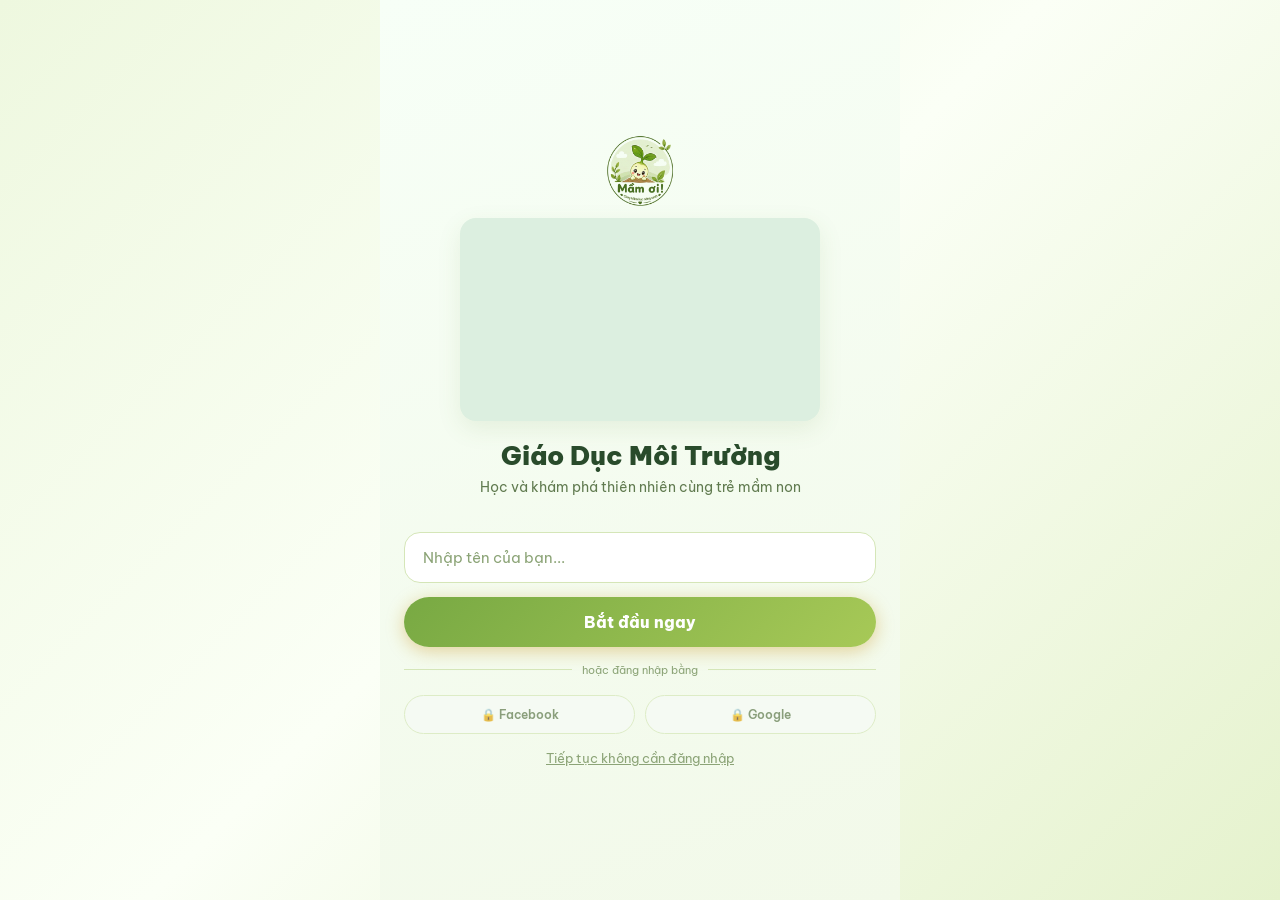
<file: login.html>
<!DOCTYPE html>
<html lang="vi">
<head>
  <meta charset="UTF-8"/><meta name="viewport" content="width=device-width,initial-scale=1"/>
  <title>Đăng nhập | Giáo Dục Môi Trường</title>
  <link rel="preconnect" href="https://fonts.googleapis.com"/>
  <link href="https://fonts.googleapis.com/css2?family=Be+Vietnam+Pro:wght@400;500;600;700;800;900&display=swap" rel="stylesheet"/>
  <link rel="stylesheet" href="style.css"/>
</head>
<body>
<div class="app">
  <div class="login-page">
    <img class="login-brand" src="mam2-transparent.png" alt="Logo Giáo Dục Môi Trường"/>
    <video id="loginIntroVideo" class="login-intro-video" src="mam1.mp4" autoplay preload="auto" playsinline></video>
    <h1 class="login-title">Giáo Dục Môi Trường</h1>
    <p class="login-sub">Học và khám phá thiên nhiên cùng trẻ mầm non</p>
    <div class="login-form">
      <input id="nameInput" class="login-input" type="text" placeholder="Nhập tên của bạn..." maxlength="30" autocomplete="off"/>
      <button class="btn-login" onclick="doLogin()">Bắt đầu ngay</button>
      <div class="login-divider"><span>hoặc đăng nhập bằng</span></div>
      <div class="login-social">
        <button class="social-btn" type="button" disabled aria-disabled="true">🔒 Facebook</button>
        <button class="social-btn" type="button" disabled aria-disabled="true">🔒 Google</button>
      </div>
    </div>
    <p class="login-skip" onclick="skipLogin()">Tiếp tục không cần đăng nhập</p>
  </div>
</div>
<script>
const loginIntroVideo = document.getElementById('loginIntroVideo');
function playLoginIntroWithSound() {
  loginIntroVideo.muted = false;
  loginIntroVideo.volume = 1;
  loginIntroVideo.play().catch(() => {
    loginIntroVideo.pause();
  });
}
playLoginIntroWithSound();
document.addEventListener('pointerdown', playLoginIntroWithSound, { once: true });
document.addEventListener('keydown', playLoginIntroWithSound, { once: true });

function doLogin() {
  const val = document.getElementById('nameInput').value.trim();
  if (!val) { document.getElementById('nameInput').focus(); return; }
  localStorage.setItem('userName', val);
  location.href = 'index.html';
}
function skipLogin() {
  localStorage.removeItem('userName');
  location.href = 'index.html';
}
document.getElementById('nameInput').addEventListener('keydown', e => { if (e.key === 'Enter') doLogin(); });
</script>
</body>
</html>
</file>
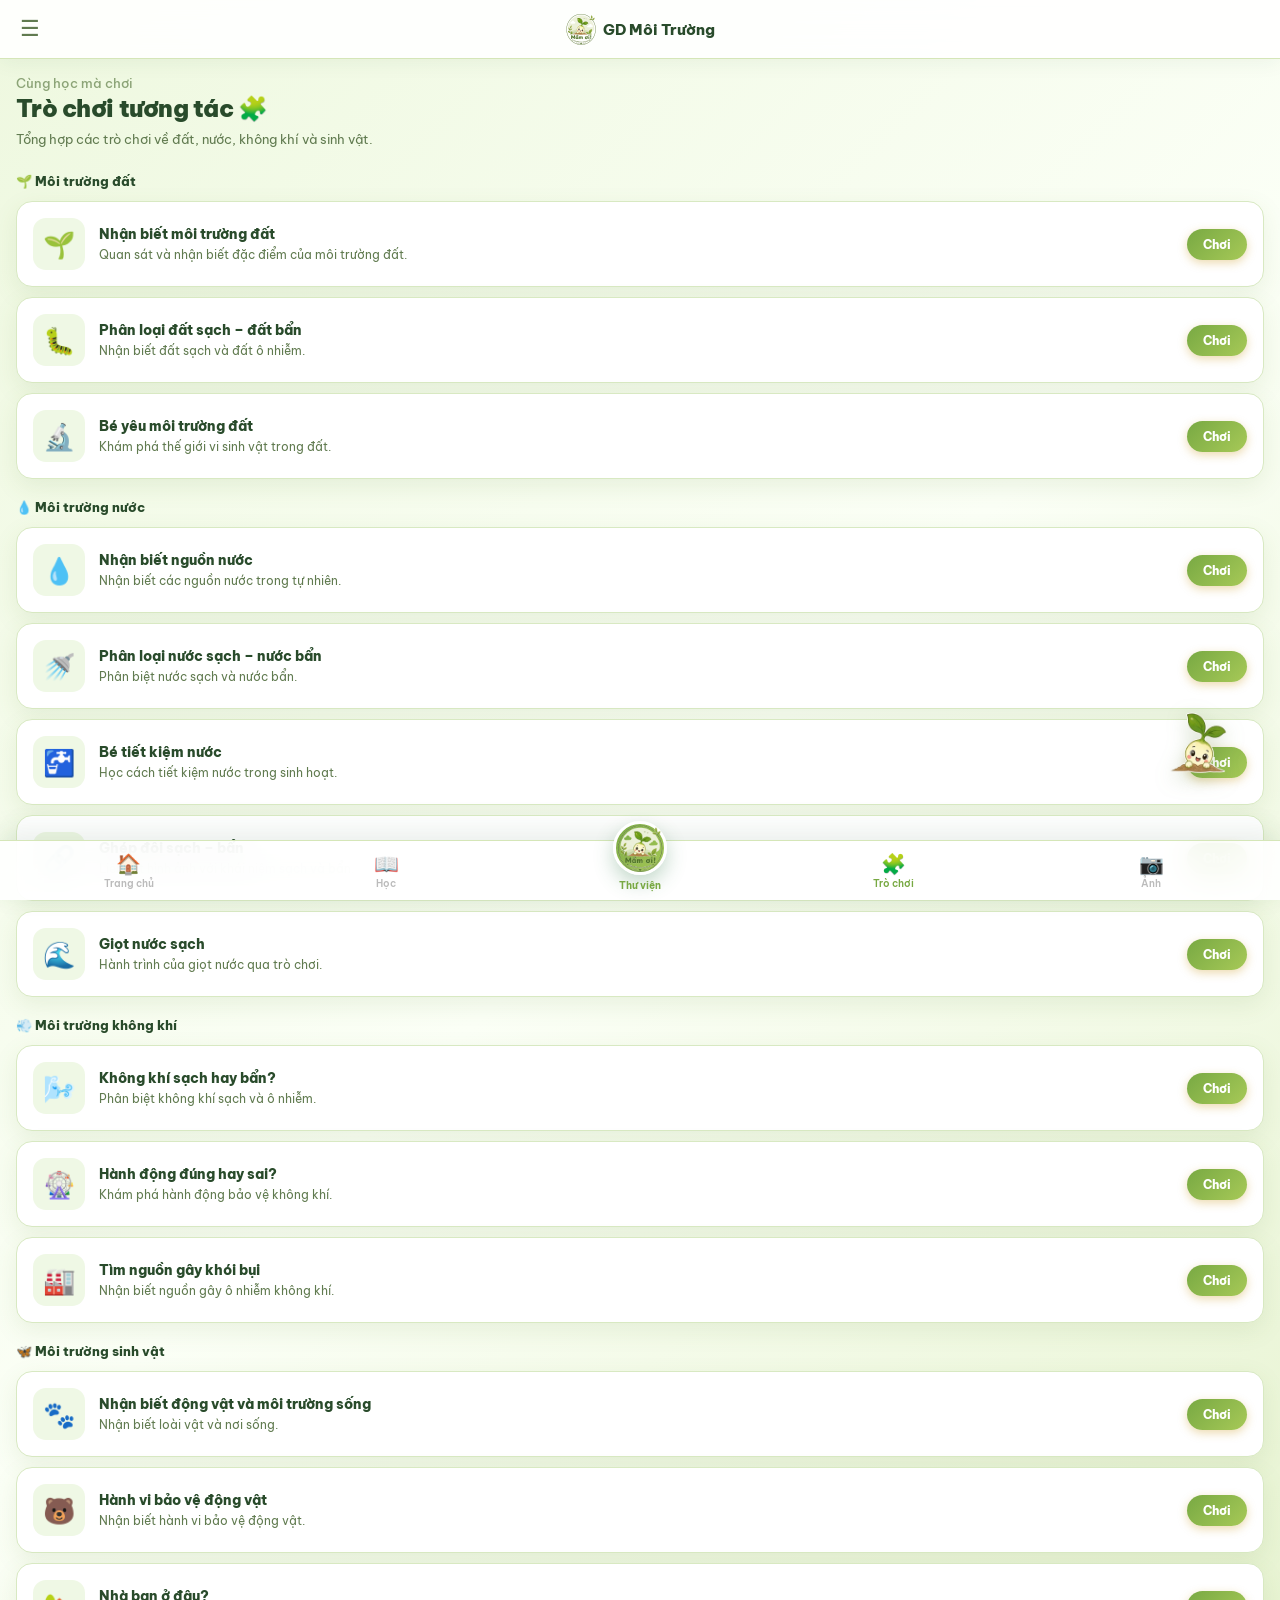
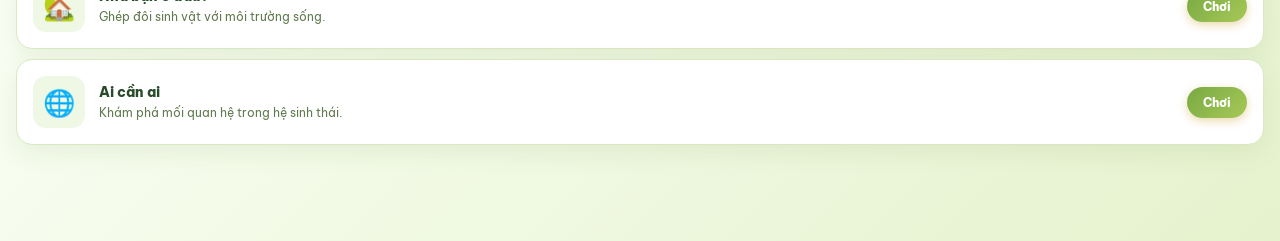
<file: trochoi.html>
<!DOCTYPE html>
<html lang="vi">
<head>
  <meta charset="UTF-8"/>
  <meta name="viewport" content="width=device-width,initial-scale=1"/>
  <title>Trò chơi tương tác | Giáo Dục Môi Trường</title>
  <link rel="preconnect" href="https://fonts.googleapis.com"/>
  <link href="https://fonts.googleapis.com/css2?family=Be+Vietnam+Pro:wght@400;500;600;700;800;900&display=swap" rel="stylesheet"/>
  <link rel="stylesheet" href="style.css"/>
</head>
<body>
  <div class="sidebar-overlay" id="sidebarOverlay"></div>
  <div class="sidebar" id="sidebar">
    <div class="sidebar-header">
      <div class="sidebar-avatar"><img class="logo-image" src="mam2-transparent.png" alt="Logo Mầm"/></div>
      <div class="sidebar-header-text"><h3>GD MÔI TRƯỜNG</h3><p>Khoa GD Tiểu học &amp; Mầm non</p></div>
      <button class="sidebar-close" id="sidebarClose">✕</button>
    </div>
    <div class="sidebar-menu">
      <a href="index.html" class="sidebar-item"><div class="si-icon">🏠</div><span class="si-text">Trang chủ</span></a>
      <a href="dat.html" class="sidebar-item"><div class="si-icon">🌱</div><span class="si-text">Môi trường đất</span></a>
      <a href="nuoc.html" class="sidebar-item"><div class="si-icon">💧</div><span class="si-text">Môi trường nước</span></a>
      <a href="khongkhi.html" class="sidebar-item"><div class="si-icon">💨</div><span class="si-text">Môi trường không khí</span></a>
      <a href="sinhvat.html" class="sidebar-item"><div class="si-icon">🦋</div><span class="si-text">Môi trường sinh vật</span></a>
      <a href="trochoi.html" class="sidebar-item active"><div class="si-icon">🧩</div><span class="si-text">Trò chơi</span></a>
      <a href="thuvien.html" class="sidebar-item"><div class="si-icon">📷</div><span class="si-text">Thư viện ảnh</span></a>
    </div>
    <div class="sidebar-footer">Trường Đại học Hải Phòng<br/>Khoa Giáo dục Tiểu học &amp; Mầm non</div>
  </div>

  <div class="app">
    <div class="topbar">
      <div class="topbar-left"><button class="btn-icon" id="menuBtn" aria-label="Mở menu">☰</button></div>
      <div class="topbar-center"><img class="topbar-logo" src="mam2-transparent.png" alt="Logo"/> GD Môi Trường</div>
      <div class="topbar-right"></div>
    </div>
    <div class="page">
      <div style="padding:16px 16px 8px;">
        <p class="greeting">Cùng học mà chơi</p>
        <h1 class="page-title">Trò chơi tương tác 🧩</h1>
        <p style="font-size:13px;color:var(--brown-mid);line-height:1.6;margin-top:6px;">Tổng hợp các trò chơi về đất, nước, không khí và sinh vật.</p>
      </div>

      <div class="px16 mt16 mb8"><p class="section-label">🌱 Môi trường đất</p></div>
      <div class="game-list">
        <div class="game-card"><div class="game-icon-box">🌱</div><div class="game-info"><h4>Nhận biết môi trường đất</h4><p>Quan sát và nhận biết đặc điểm của môi trường đất.</p></div><a href="https://wordwall.net/resource/109948030" target="_blank" rel="noopener" class="game-btn-go">Chơi</a></div>
        <div class="game-card"><div class="game-icon-box">🐛</div><div class="game-info"><h4>Phân loại đất sạch – đất bẩn</h4><p>Nhận biết đất sạch và đất ô nhiễm.</p></div><a href="https://wordwall.net/resource/109948500" target="_blank" rel="noopener" class="game-btn-go">Chơi</a></div>
        <div class="game-card"><div class="game-icon-box">🔬</div><div class="game-info"><h4>Bé yêu môi trường đất</h4><p>Khám phá thế giới vi sinh vật trong đất.</p></div><a href="https://view.genially.com/69f4856e811e639728fd50b6" target="_blank" rel="noopener" class="game-btn-go">Chơi</a></div>
      </div>

      <div class="px16 mt20 mb8"><p class="section-label">💧 Môi trường nước</p></div>
      <div class="game-list">
        <div class="game-card"><div class="game-icon-box">💧</div><div class="game-info"><h4>Nhận biết nguồn nước</h4><p>Nhận biết các nguồn nước trong tự nhiên.</p></div><a href="https://wordwall.net/resource/109951551" target="_blank" rel="noopener" class="game-btn-go">Chơi</a></div>
        <div class="game-card"><div class="game-icon-box">🚿</div><div class="game-info"><h4>Phân loại nước sạch – nước bẩn</h4><p>Phân biệt nước sạch và nước bẩn.</p></div><a href="https://create.kahoot.it/details/241b687d-dbff-47c0-9975-cabd9f99bb58" target="_blank" rel="noopener" class="game-btn-go">Chơi</a></div>
        <div class="game-card"><div class="game-icon-box">🚰</div><div class="game-info"><h4>Bé tiết kiệm nước</h4><p>Học cách tiết kiệm nước trong sinh hoạt.</p></div><a href="https://giaoviendoimoi.com/teacher-share/qkw7i32rn19jfkm7tvaf" target="_blank" rel="noopener" class="game-btn-go">Chơi</a></div>
        <div class="game-card"><div class="game-icon-box">🔗</div><div class="game-info"><h4>Ghép đôi sạch – bẩn</h4><p>Liên kết hình ảnh với khái niệm sạch và bẩn.</p></div><a href="https://view.genially.com/69f4856e811e639728fd50b6" target="_blank" rel="noopener" class="game-btn-go">Chơi</a></div>
        <div class="game-card"><div class="game-icon-box">🌊</div><div class="game-info"><h4>Giọt nước sạch</h4><p>Hành trình của giọt nước qua trò chơi.</p></div><a href="https://create.kahoot.it/share/giot-nuoc-sach/eba9bb31-8ad4-4972-9039-dda0dcd73c2f" target="_blank" rel="noopener" class="game-btn-go">Chơi</a></div>
      </div>

      <div class="px16 mt20 mb8"><p class="section-label">💨 Môi trường không khí</p></div>
      <div class="game-list">
        <div class="game-card"><div class="game-icon-box">🌬️</div><div class="game-info"><h4>Không khí sạch hay bẩn?</h4><p>Phân biệt không khí sạch và ô nhiễm.</p></div><a href="https://wordwall.net/resource/110029860" target="_blank" rel="noopener" class="game-btn-go">Chơi</a></div>
        <div class="game-card"><div class="game-icon-box">🎡</div><div class="game-info"><h4>Hành động đúng hay sai?</h4><p>Khám phá hành động bảo vệ không khí.</p></div><a href="https://wordwall.net/resource/110176368" target="_blank" rel="noopener" class="game-btn-go">Chơi</a></div>
        <div class="game-card"><div class="game-icon-box">🏭</div><div class="game-info"><h4>Tìm nguồn gây khói bụi</h4><p>Nhận biết nguồn gây ô nhiễm không khí.</p></div><a href="https://view.genially.com/69f46e378a191b94110c1fa7" target="_blank" rel="noopener" class="game-btn-go">Chơi</a></div>
      </div>

      <div class="px16 mt20 mb8"><p class="section-label">🦋 Môi trường sinh vật</p></div>
      <div class="game-list">
        <div class="game-card"><div class="game-icon-box">🐾</div><div class="game-info"><h4>Nhận biết động vật và môi trường sống</h4><p>Nhận biết loài vật và nơi sống.</p></div><a href="https://wordwall.net/resource/109949188" target="_blank" rel="noopener" class="game-btn-go">Chơi</a></div>
        <div class="game-card"><div class="game-icon-box">🐻</div><div class="game-info"><h4>Hành vi bảo vệ động vật</h4><p>Nhận biết hành vi bảo vệ động vật.</p></div><a href="https://wordwall.net/resource/109950783" target="_blank" rel="noopener" class="game-btn-go">Chơi</a></div>
        <div class="game-card"><div class="game-icon-box">🏡</div><div class="game-info"><h4>Nhà bạn ở đâu?</h4><p>Ghép đôi sinh vật với môi trường sống.</p></div><a href="https://giaoviendoimoi.com/teacher-share/pe5zvmpsotuwor8tm9bfg" target="_blank" rel="noopener" class="game-btn-go">Chơi</a></div>
        <div class="game-card"><div class="game-icon-box">🌐</div><div class="game-info"><h4>Ai cần ai</h4><p>Khám phá mối quan hệ trong hệ sinh thái.</p></div><a href="https://wordwall.net/vi/resource/112504672" target="_blank" rel="noopener" class="game-btn-go">Chơi</a></div>
      </div>
    </div>

    <nav class="bottom-nav">
      <a href="index.html" class="nav-item"><span class="nav-icon">🏠</span><span>Trang chủ</span></a>
      <a href="dat.html" class="nav-item"><span class="nav-icon">📖</span><span>Học</span></a>
      <div class="nav-item-center" onclick="location.href='thuvien.html'"><div class="nav-center-circle"><img class="logo-image" src="mam2-transparent.png" alt="Logo Mầm"/></div><span>Thư viện</span></div>
      <a href="trochoi.html" class="nav-item active"><span class="nav-icon">🧩</span><span>Trò chơi</span></a>
      <a href="thuvien.html" class="nav-item"><span class="nav-icon">📷</span><span>Ảnh</span></a>
    </nav>
  </div>
  <script src="script.js"></script>
</body>
</html>
</file>
<file: style.css>
/* ── RESET ── */
*, *::before, *::after { margin:0; padding:0; box-sizing:border-box; }
html { font-size:16px; }

/* ── TOKENS ── */
:root {
  --gold:       #c8941a;
  --gold-light: #e8a820;
  --gold-pale:  #f5e6c8;
  --gold-bg:    #f1fbf2;
  --cream:      #eef9ef;
  --cream-dark: #cfe8d1;
  --white:      #ffffff;
  --brown:      #3d2b0e;
  --brown-mid:  #7a6340;
  --brown-light:#a08050;
  --border:     #e8d9b8;
  --mint:       #d4edda;
  --shadow:     0 2px 12px rgba(0,0,0,0.08);
  --shadow-lg:  0 6px 28px rgba(0,0,0,0.13);
  --r:          16px;
  --r-lg:       22px;
  --t:          0.25s cubic-bezier(.4,0,.2,1);
  --font:       'Be Vietnam Pro', sans-serif;
}

/* ── BODY / PHONE FRAME ── */
body {
  font-family: var(--font);
  background: var(--cream);
  min-height: 100vh;
}

/* Floating spirit beast mascot */
.spirit-beast {
  position: fixed; right: 24px; bottom: 92px; z-index: 60;
  width: 112px; height: 112px; object-fit: contain; cursor: grab;
  filter: drop-shadow(0 6px 10px rgba(42,112,60,.28));
  animation: spirit-float 3.2s ease-in-out infinite, spirit-sway 2.6s ease-in-out infinite;
  transition: transform .25s ease, filter .25s ease;
  user-select: none; touch-action: none;
}
.spirit-beast:hover { transform: scale(1.12) rotate(-5deg); }
.spirit-beast:active { cursor: grabbing; }
.spirit-beast.happy { animation: spirit-bounce .55s ease; }
@keyframes spirit-float { 0%,100% { margin-bottom:0; } 50% { margin-bottom:10px; } }
@keyframes spirit-sway { 0%,100% { rotate:-7deg; } 50% { rotate:7deg; } }
@keyframes spirit-bounce { 0%,100% { transform:scale(1); } 45% { transform:scale(1.3) rotate(8deg); } }

.app {
  width: 100%;
  max-width: 100%;
  background: var(--cream);
  min-height: 100vh;
  position: relative;
  overflow-x: hidden;
  display: flex;
  flex-direction: column;
}

/* ── SCROLLBAR ── */
::-webkit-scrollbar { width: 4px; }
::-webkit-scrollbar-track { background: var(--cream); }
::-webkit-scrollbar-thumb { background: var(--border); border-radius: 2px; }

/* ── TOP BAR ── */
.topbar {
  background: var(--white);
  padding: 12px 16px;
  display: flex;
  align-items: center;
  justify-content: space-between;
  position: sticky; top: 0; z-index: 50;
  border-bottom: 1px solid var(--border);
  flex-shrink: 0;
}
.topbar-left, .topbar-right { display:flex; align-items:center; gap:8px; min-width:40px; }
.topbar-right { justify-content: flex-end; }
.topbar-center { font-family: var(--font); font-weight: 800; font-size: 15px; color: var(--brown); display:flex; align-items:center; gap:6px; }
.btn-icon { background:none; border:none; cursor:pointer; font-size:22px; color:var(--brown-mid); padding:4px; border-radius:8px; display:flex; align-items:center; }
.btn-icon:hover { background: var(--gold-pale); }
.topbar-logo { width:32px; height:32px; border-radius:10px; background:transparent; display:flex; align-items:center; justify-content:center; font-size:16px; mix-blend-mode:multiply; }

/* Back button */
.topbar-back {
  position:absolute; right:16px; top:50%; transform:translateY(-50%);
  display:inline-flex; align-items:center; gap:5px;
  padding:8px 14px; border:1px solid var(--border); border-radius:100px;
  background:var(--gold-bg); color:var(--gold);
  font-size:13px; font-weight:800; text-decoration:none;
  box-shadow:0 2px 8px rgba(200,148,26,.16);
  transition:var(--t);
}
.topbar-back:hover { background:var(--gold-pale); border-color:var(--gold); transform:translateY(-50%) translateY(-1px); }

/* ── PAGE CONTENT ── */
.page { flex:1; padding: 0 0 80px; overflow-y: auto; }

/* Giới hạn nội dung trang ở màn lớn */
.page > *, .topbar > *, .bottom-nav > * {
  max-width: none;
}

/* Container nội dung rộng hơn trên desktop */
.hero-card { margin: 16px; }
.chips-scroll { padding: 0 16px 4px; }
.two-col { margin: 0 16px; }
.gallery-grid { padding: 0 16px; }
.game-list { padding: 0 16px; }
.video-list { padding: 0 16px; }

/* ── BOTTOM NAV ── */
.bottom-nav {
  position: fixed; bottom: 0;
  left: 0; right: 0;
  width: 100%;
  background: var(--white);
  border-top: 1px solid var(--border);
  display: flex; align-items: flex-end;
  z-index: 50;
  padding-bottom: env(safe-area-inset-bottom, 0px);
  box-shadow: 0 -4px 20px rgba(0,0,0,0.07);
}
.nav-item {
  flex:1; display:flex; flex-direction:column; align-items:center;
  padding: 8px 4px 10px; font-size: 10px; font-weight:600;
  color: #bbb; gap:3px; cursor:pointer; text-decoration:none; transition: var(--t);
}
.nav-item:hover, .nav-item.active { color: var(--gold); }
.nav-item .nav-icon { font-size:20px; line-height:1; }
.nav-item-center {
  flex:1; display:flex; flex-direction:column; align-items:center;
  padding-bottom: 8px; margin-top:-20px; gap:4px; cursor:pointer;
}
.nav-center-circle {
  width:54px; height:54px; border-radius:50%;
  background: var(--gold); display:flex; align-items:center; justify-content:center;
  font-size:26px; box-shadow:0 4px 14px rgba(200,148,26,0.45);
  border: 3px solid var(--white);
}
.nav-item-center span { font-size:10px; font-weight:700; color:var(--gold); }

/* ── SIDEBAR ── */
.sidebar-overlay {
  position: fixed; inset:0; background:rgba(0,0,0,0.45);
  z-index:199; display:none; opacity:0; transition: opacity var(--t);
}
.sidebar-overlay.open { display:block; opacity:1; }

.sidebar {
  position: fixed; top:0; bottom:0;
  left: 0;
  width: 300px;
  background: var(--white);
  z-index: 200;
  transform: translateX(-110%);
  transition: transform var(--t);
  display:flex; flex-direction:column;
  overflow-y: auto;
  border-radius: 0 var(--r-lg) var(--r-lg) 0;
  visibility: hidden;
}
.sidebar.open { transform: translateX(0); visibility: visible; }

@media (max-width:480px) {
  .sidebar { left: 0; }
}

.sidebar-header {
  background: linear-gradient(135deg, var(--gold), var(--gold-light));
  padding: 20px 16px;
  display: flex; align-items: center; gap:12px;
  position: relative; flex-shrink:0;
}
.sidebar-avatar {
  width:48px; height:48px; border-radius:50%;
  background:rgba(255,255,255,0.25); display:flex; align-items:center;
  justify-content:center; font-size:24px; border:2px solid rgba(255,255,255,0.5);
  flex-shrink:0; mix-blend-mode:multiply;
}
.sidebar-header-text { flex:1; }
.sidebar-header-text h3 { font-size:16px; font-weight:800; color:#fff; }
.sidebar-header-text p  { font-size:12px; color:rgba(255,255,255,0.8); margin-top:2px; }
.sidebar-close {
  position:absolute; top:12px; right:12px;
  background:rgba(255,255,255,0.2); border:none; border-radius:50%;
  width:30px; height:30px; display:flex; align-items:center; justify-content:center;
  font-size:16px; color:#fff; cursor:pointer;
}

.sidebar-menu { flex:1; padding: 12px 0; }
.sidebar-item {
  display:flex; align-items:center; gap:14px;
  padding: 13px 20px; cursor:pointer; text-decoration:none;
  transition: var(--t); color:var(--brown);
}
.sidebar-item:hover { background: var(--gold-pale); }
.sidebar-item.active { background: var(--gold-pale); color: var(--gold); }
.sidebar-item .si-icon {
  width:36px; height:36px; border-radius:10px;
  background:var(--cream); display:flex; align-items:center;
  justify-content:center; font-size:18px; flex-shrink:0;
}
.sidebar-item .si-icon { font-size:21px; font-family:"Segoe UI Emoji","Apple Color Emoji",var(--font); }
.sidebar-item .si-icon::before { content:none; }
.sidebar-item.active .si-icon { background: var(--gold-pale); }
.sidebar-item .si-text { font-size:14px; font-weight:600; }
.sidebar-logout {
  width:100%; border:0; background:transparent; font-family:inherit; text-align:left;
}
.sidebar-logout:hover { color:#b45b4b; background:#fff0ed; }
.sidebar-footer { padding:16px 20px; border-top:1px solid var(--border); font-size:11px; color:var(--brown-light); }

/* ── TYPOGRAPHY ── */
.greeting { font-size:13px; color:var(--brown-light); font-weight:500; margin-bottom:4px; }
.page-title { font-size:24px; font-weight:900; color:var(--brown); line-height:1.15; }
.section-label {
  font-size:13px; font-weight:800; color:var(--brown); margin-bottom:12px;
  display:flex; align-items:center; gap:6px;
}

/* ── HERO CARD ── */
.hero-card {
  margin: 16px; border-radius: var(--r-lg); overflow:hidden;
  background: var(--mint); position:relative; height:220px;
  box-shadow: var(--shadow);
}
.hero-card img { width:100%; height:100%; object-fit:cover; display:block; }
.hero-card-overlay {
  position:absolute; inset:0;
  background:linear-gradient(to top, rgba(61,43,14,0.65) 0%, transparent 55%);
}
.hero-card-text {
  position:absolute; bottom:0; left:0; right:0; padding:16px;
}
.hero-card-text h2 { font-size:18px; font-weight:900; color:#fff; }
.hero-card-text p  { font-size:12px; color:rgba(255,255,255,0.85); margin-top:3px; }

/* ── HORIZONTAL SCROLL CHIPS ── */
.chips-scroll { display:grid; grid-template-columns:repeat(4, minmax(0, 1fr)); gap:16px; overflow:visible; padding:0 16px 4px; }
.chips-scroll::-webkit-scrollbar { display:none; }
.topic-chip {
  width:auto; min-height:150px; background:var(--white); border-radius:var(--r);
  padding:20px 12px; display:flex; flex-direction:column; align-items:center; justify-content:center; gap:10px;
  box-shadow:var(--shadow); text-decoration:none; transition:var(--t); border:1.5px solid var(--border);
}
.topic-chip:hover { border-color:var(--gold); transform:translateY(-3px); box-shadow:var(--shadow-lg); }
.topic-chip .tc-icon { font-size:42px; }
.topic-chip .tc-icon { font-size:42px; font-family:"Segoe UI Emoji","Apple Color Emoji",sans-serif; }
.topic-chip .tc-icon::before { content:none; }
.topic-chip .tc-name { font-size:11px; font-weight:700; color:var(--brown); text-align:center; }
.feature-card .fc-icon, .game-card .game-icon-box, .video-info .vi-icon,
.nav-icon { font-family:"Segoe UI Emoji","Apple Color Emoji",var(--font); }
.section-label { font-family:var(--font); font-weight:800; }
.section-label .label-icon { font-family:"Segoe UI Emoji","Apple Color Emoji",sans-serif; font-weight:400; line-height:1; }
.logo-image { width:100%; height:100%; object-fit:contain; display:block; mix-blend-mode:multiply; }
.section-logo { width:22px; height:22px; object-fit:contain; display:block; mix-blend-mode:multiply; }

/* ── 2-COL CARDS ── */
.two-col { display:grid; grid-template-columns:1fr 1fr; gap:10px; margin:0 16px; }
.feature-card {
  border-radius:var(--r); padding:16px; text-decoration:none;
  display:flex; flex-direction:column; gap:6px; transition:var(--t);
  box-shadow:var(--shadow);
}
.feature-card:hover { transform:translateY(-3px); box-shadow:var(--shadow-lg); }
.feature-card .fc-icon { font-size:28px; }
.feature-card .fc-title { font-size:14px; font-weight:800; color:var(--brown); }
.feature-card .fc-sub   { font-size:11px; color:var(--brown-mid); }

/* ── SUBPAGE HERO ── */
.subhero {
  position:relative; height:200px; flex-shrink:0;
}
.subhero img { width:100%; height:100%; object-fit:cover; display:block; }
.subhero-overlay {
  position:absolute; inset:0;
  background:linear-gradient(to top, rgba(61,43,14,0.8) 0%, rgba(0,0,0,0.15) 100%);
}
.subhero-content { position:absolute; bottom:0; left:0; right:0; padding:16px; }
.subhero-chip {
  display:inline-block; font-size:10px; font-weight:800; letter-spacing:.08em;
  text-transform:uppercase; background:rgba(200,148,26,0.85); color:#fff;
  padding:4px 12px; border-radius:100px; margin-bottom:6px;
}
.subhero-title { font-size:22px; font-weight:900; color:#fff; line-height:1.1; }

/* ── GAME CARDS ── */
.game-list { display:flex; flex-direction:column; gap:10px; padding:0 16px; }
.game-card {
  background:var(--white); border-radius:var(--r); padding:16px;
  display:flex; align-items:center; gap:14px;
  box-shadow:var(--shadow); transition:var(--t); border:1.5px solid var(--border);
}
.game-card:hover { border-color:var(--gold); box-shadow:var(--shadow-lg); }
.game-icon-box {
  width:52px; height:52px; border-radius:14px;
  background:var(--gold-bg); display:flex; align-items:center;
  justify-content:center; font-size:26px; flex-shrink:0;
}
.game-info { flex:1; min-width:0; }
.game-info h4 { font-size:14px; font-weight:800; color:var(--brown); line-height:1.3; }
.game-info p  { font-size:12px; color:var(--brown-mid); margin-top:3px; line-height:1.5; }
.game-btn-go {
  background:var(--gold); color:#fff; border:none; border-radius:100px;
  padding:8px 16px; font-size:12px; font-weight:800; cursor:pointer;
  flex-shrink:0; text-decoration:none; transition:var(--t);
  display:inline-flex; align-items:center;
  box-shadow:0 3px 10px rgba(200,148,26,0.35);
}
.game-btn-go:hover { background:var(--gold-light); transform:translateY(-1px); }

/* ── QR BANNER ── */
.qr-banner { margin:16px; border-radius:var(--r); overflow:hidden; box-shadow:var(--shadow); }
.qr-banner img { width:100%; display:block; }

/* ── GALLERY (thuvien) ── */
.gallery-grid { display:grid; grid-template-columns:1fr 1fr; gap:8px; padding:0 16px; }
.gallery-grid img {
  width:100%; aspect-ratio:1; object-fit:cover;
  border-radius:var(--r); display:block; cursor:zoom-in;
  transition:transform .3s ease, box-shadow .3s ease;
  border:1.5px solid var(--border);
}
.gallery-grid img:hover { transform:scale(1.04); box-shadow:var(--shadow-lg); }

/* ── LIGHTBOX ── */
.lightbox { display:none; position:fixed; inset:0; background:rgba(0,0,0,0.92); z-index:999; align-items:center; justify-content:center; }
.lightbox.open { display:flex; }
.lightbox img { max-width:92vw; max-height:88vh; border-radius:var(--r); object-fit:contain; }
.lb-close { position:absolute; top:16px; right:16px; background:rgba(255,255,255,0.15); border:none; border-radius:50%; width:40px; height:40px; font-size:20px; color:#fff; cursor:pointer; display:flex; align-items:center; justify-content:center; }

/* ── LOGIN PAGE ── */
.login-page {
  min-height:100vh; display:flex; flex-direction:column;
  align-items:center; justify-content:center;
  padding:32px 24px; gap:0;
  background: linear-gradient(160deg, #f7fff7 0%, var(--cream) 100%);
  width:min(100%, 520px); margin:0 auto;
}
.login-brand { width:72px; height:72px; object-fit:contain; margin-bottom:12px; mix-blend-mode:multiply; }
.login-intro-video { width:min(100%, 360px); aspect-ratio:16/9; border-radius:var(--r); background:#dcefe0; object-fit:cover; margin:0 auto 18px; box-shadow:var(--shadow); }
.login-social { width:100%; display:grid; grid-template-columns:1fr 1fr; gap:10px; margin-top:2px; }
.social-btn { border:1.5px solid var(--border); border-radius:100px; background:#f5faf5; color:var(--brown-mid); padding:11px 8px; font:600 12px var(--font); cursor:not-allowed; opacity:.72; }
.login-divider { display:flex; align-items:center; gap:10px; width:100%; color:var(--brown-light); font-size:11px; margin:2px 0; }
.login-divider::before,.login-divider::after { content:""; height:1px; background:var(--border); flex:1; }
.login-mascot {
  width:100px; height:100px; border-radius:50%;
  background: linear-gradient(135deg, var(--gold), var(--gold-light));
  display:flex; align-items:center; justify-content:center;
  font-size:50px; margin-bottom:20px;
  box-shadow:0 8px 28px rgba(200,148,26,0.35);
}
.login-title { font-size:26px; font-weight:900; color:var(--brown); text-align:center; margin-bottom:6px; }
.login-sub   { font-size:14px; color:var(--brown-mid); text-align:center; margin-bottom:36px; }
.login-form  { width:100%; display:flex; flex-direction:column; gap:14px; }
.login-input {
  width:100%; padding:15px 18px; font-family:var(--font); font-size:15px;
  border:1.5px solid var(--border); border-radius:var(--r);
  background:var(--white); color:var(--brown); outline:none;
  transition:var(--t);
}
.login-input:focus { border-color:var(--gold); box-shadow:0 0 0 3px rgba(200,148,26,0.15); }
.login-input::placeholder { color:var(--brown-light); }
.btn-login {
  background:var(--gold); color:#fff; border:none; border-radius:100px;
  padding:15px 24px; font-family:var(--font); font-size:16px; font-weight:800;
  cursor:pointer; transition:var(--t);
  box-shadow:0 4px 18px rgba(200,148,26,0.4);
}
.btn-login:hover { background:var(--gold-light); transform:translateY(-2px); }
.login-skip { margin-top:16px; font-size:13px; color:var(--brown-light); text-align:center; cursor:pointer; text-decoration:underline; }
.login-skip:hover { color:var(--gold); }

/* ── UTILS ── */
.px16 { padding-left:16px; padding-right:16px; }
.mt12 { margin-top:12px; }
.mt16 { margin-top:16px; }
.mt20 { margin-top:20px; }
.mb8  { margin-bottom:8px; }

.fade-up { opacity:0; transform:translateY(20px); transition:opacity .5s ease, transform .5s ease; }
.fade-up.visible { opacity:1; transform:translateY(0); }

@media (max-width:500px) {
  .app { max-width:100%; box-shadow:none; }
  .sidebar { left:0; }
}

@media (max-width:600px) {
  .chips-scroll { grid-template-columns:repeat(2, minmax(0, 1fr)); gap:10px; }
  .topic-chip { min-height:120px; padding:14px 8px; }
  .topic-chip .tc-icon { font-size:34px; }
}

/* ── VIDEO LIST ── */
.video-list { display:flex; flex-direction:column; gap:12px; padding:0 16px; }

.video-card {
  background: var(--white);
  border-radius: var(--r);
  overflow: hidden;
  box-shadow: var(--shadow);
  border: 1.5px solid var(--border);
  text-decoration: none;
  display: block;
  transition: var(--t);
}
.video-card:hover { transform: translateY(-2px); box-shadow: var(--shadow-lg); border-color: var(--gold); }

.video-thumb {
  position: relative;
  width: 100%;
  padding-top: 56.25%;
  overflow: hidden;
  background: #000;
}
.video-thumb img {
  position: absolute;
  top: 0; left: 0;
  width: 100%; height: 100%;
  object-fit: cover;
  display: block;
  transition: transform 0.4s ease;
}
.video-thumb video { position:absolute; inset:0; width:100%; height:100%; object-fit:cover; display:block; }
.video-card:hover .video-thumb img { transform: scale(1.03); }

.video-play-btn {
  position: absolute;
  top: 50%; left: 50%;
  transform: translate(-50%, -50%);
  width: 56px; height: 56px;
  background: rgba(200,148,26,0.92);
  border-radius: 50%;
  display: flex; align-items: center; justify-content: center;
  font-size: 22px;
  box-shadow: 0 4px 20px rgba(0,0,0,0.35);
  transition: var(--t);
}
.video-card:hover .video-play-btn { background: var(--gold); transform: translate(-50%,-50%) scale(1.1); }

.video-info {
  padding: 12px 14px;
  display: flex; align-items: center; gap:10px;
}
.video-info .vi-icon { font-size: 18px; flex-shrink:0; }
.video-info .vi-text { font-size: 13px; font-weight: 700; color: var(--brown); line-height:1.4; flex:1; }
.video-info .vi-arrow { font-size: 12px; color: var(--gold); font-weight:700; flex-shrink:0; }

/* ── MODERN VISUAL POLISH ── */
:root {
  --gold: #78a943;
  --gold-light: #a7c957;
  --gold-pale: #e5f2c9;
  --gold-bg: #f4fae9;
  --cream: #f2f9e9;
  --border: #d5e6b8;
  --brown: #294b2b;
  --brown-mid: #617b50;
  --brown-light: #8ca477;
  --shadow: 0 8px 24px rgba(91, 126, 52, .1);
  --shadow-lg: 0 16px 40px rgba(91, 126, 52, .18);
}
body { background: linear-gradient(135deg, #eaf7ed 0%, #f8fff9 45%, #e3f3e7 100%); }
.app { background: transparent; }
.topbar {
  background: rgba(255,255,255,.82);
  backdrop-filter: blur(16px); -webkit-backdrop-filter: blur(16px);
  box-shadow: 0 4px 20px rgba(35,91,51,.06);
}
.page { padding-bottom: 96px; }
.page-title { letter-spacing: -.03em; }
.hero-card {
  height: clamp(230px, 32vw, 360px);
  border: 1px solid rgba(255,255,255,.65);
  box-shadow: var(--shadow-lg);
}
.hero-card-overlay { background: linear-gradient(to top, rgba(16,55,28,.78), transparent 65%); }
.chips-scroll { gap: clamp(12px, 2vw, 22px); }
.topic-chip {
  min-height: 168px; border: 1px solid rgba(52,125,75,.18);
  box-shadow: var(--shadow); background: rgba(255,255,255,.88);
}
.topic-chip:hover { transform: translateY(-6px); border-color: var(--gold-light); }
.topic-chip .tc-name { font-size: 13px; }
.two-col { gap: 16px; }
.feature-card {
  border: 1px solid rgba(52,125,75,.16);
  box-shadow: var(--shadow); transition: var(--t);
}
.feature-card:hover { transform: translateY(-5px); box-shadow: var(--shadow-lg); }
.game-card, .video-card {
  border-color: rgba(52,125,75,.15);
  box-shadow: var(--shadow);
}
.game-card:hover, .video-card:hover { border-color: var(--gold-light); }
.game-btn-go, .btn-login {
  background: linear-gradient(135deg, var(--gold), var(--gold-light));
}
.game-btn-go:hover, .btn-login:hover { background: linear-gradient(135deg, #28643b, var(--gold)); }
.bottom-nav {
  background: rgba(255,255,255,.9);
  backdrop-filter: blur(18px); -webkit-backdrop-filter: blur(18px);
  box-shadow: 0 -8px 28px rgba(35,91,51,.1);
}
.nav-item:hover, .nav-item.active, .nav-item-center span { color: var(--gold); }
.nav-center-circle { background: linear-gradient(135deg, var(--gold), var(--gold-light)); box-shadow: 0 8px 20px rgba(52,125,75,.3); }
.sidebar { box-shadow: 12px 0 36px rgba(20,65,35,.14); }
.sidebar-header { background: linear-gradient(135deg, #28643b, #5aa86d); }
.sidebar-item:hover, .sidebar-item.active { background: var(--gold-pale); }
.qr-banner, .gallery-grid img { box-shadow: var(--shadow); }
.gallery-grid { gap: 14px; }
.gallery-grid img:hover { transform:scale(1.035); }

/* Soft cốm palette and friendly, rounded icons. */
body { background: linear-gradient(135deg, #eef8df 0%, #fbfff6 48%, #e5f2cd 100%); }
.app { background: transparent; }
.topbar { background: rgba(255,255,255,.9); }
.sidebar-header { background: linear-gradient(135deg, #4f8d55, #79b86a); }
.sidebar-item .si-icon,
.game-icon-box {
  background: #eff8e5;
  border-radius: 13px;
  color: #467548;
}
.sidebar-item:hover, .sidebar-item.active { background: #e5f2df; }
.sidebar-item .si-icon::before, .topic-chip .tc-icon::before { color: #4b8050; }
.sidebar-item:nth-child(2) .si-icon,
.topic-chip:nth-child(1) .tc-icon { color:#74a94b; }
.sidebar-item:nth-child(3) .si-icon,
.topic-chip:nth-child(2) .tc-icon { color:#5aa5a0; }
.sidebar-item:nth-child(4) .si-icon,
.topic-chip:nth-child(3) .tc-icon { color:#7d9fbd; }
.sidebar-item:nth-child(5) .si-icon,
.topic-chip:nth-child(4) .tc-icon { color:#c08a55; }
.sidebar-item .si-icon { box-shadow: inset 0 0 0 1px rgba(120,169,67,.08); }
.topic-chip, .feature-card, .game-card, .video-card {
  border-color: #d8e9c2;
  box-shadow: 0 8px 24px rgba(91,126,52,.1);
}
.topic-chip { background: rgba(255,255,255,.94); }
.topic-chip:hover, .feature-card:hover, .game-card:hover, .video-card:hover {
  border-color: #a7c957;
}
.nav-center-circle { background: linear-gradient(135deg, #78a943, #a7c957); }
.topbar-logo, .section-logo, .logo-image {
  mix-blend-mode: normal;
  background: transparent;
}
.topbar-logo, .section-logo, .logo-image { object-fit: contain; }
.sidebar-avatar { background: rgba(255,255,255,.28); mix-blend-mode: normal; }
.spirit-beast { filter: drop-shadow(0 6px 10px rgba(91,126,52,.25)); }
@media (max-width:600px) {
  .spirit-beast { width:100px; height:100px; right:12px; bottom:82px; }
}
</file>
